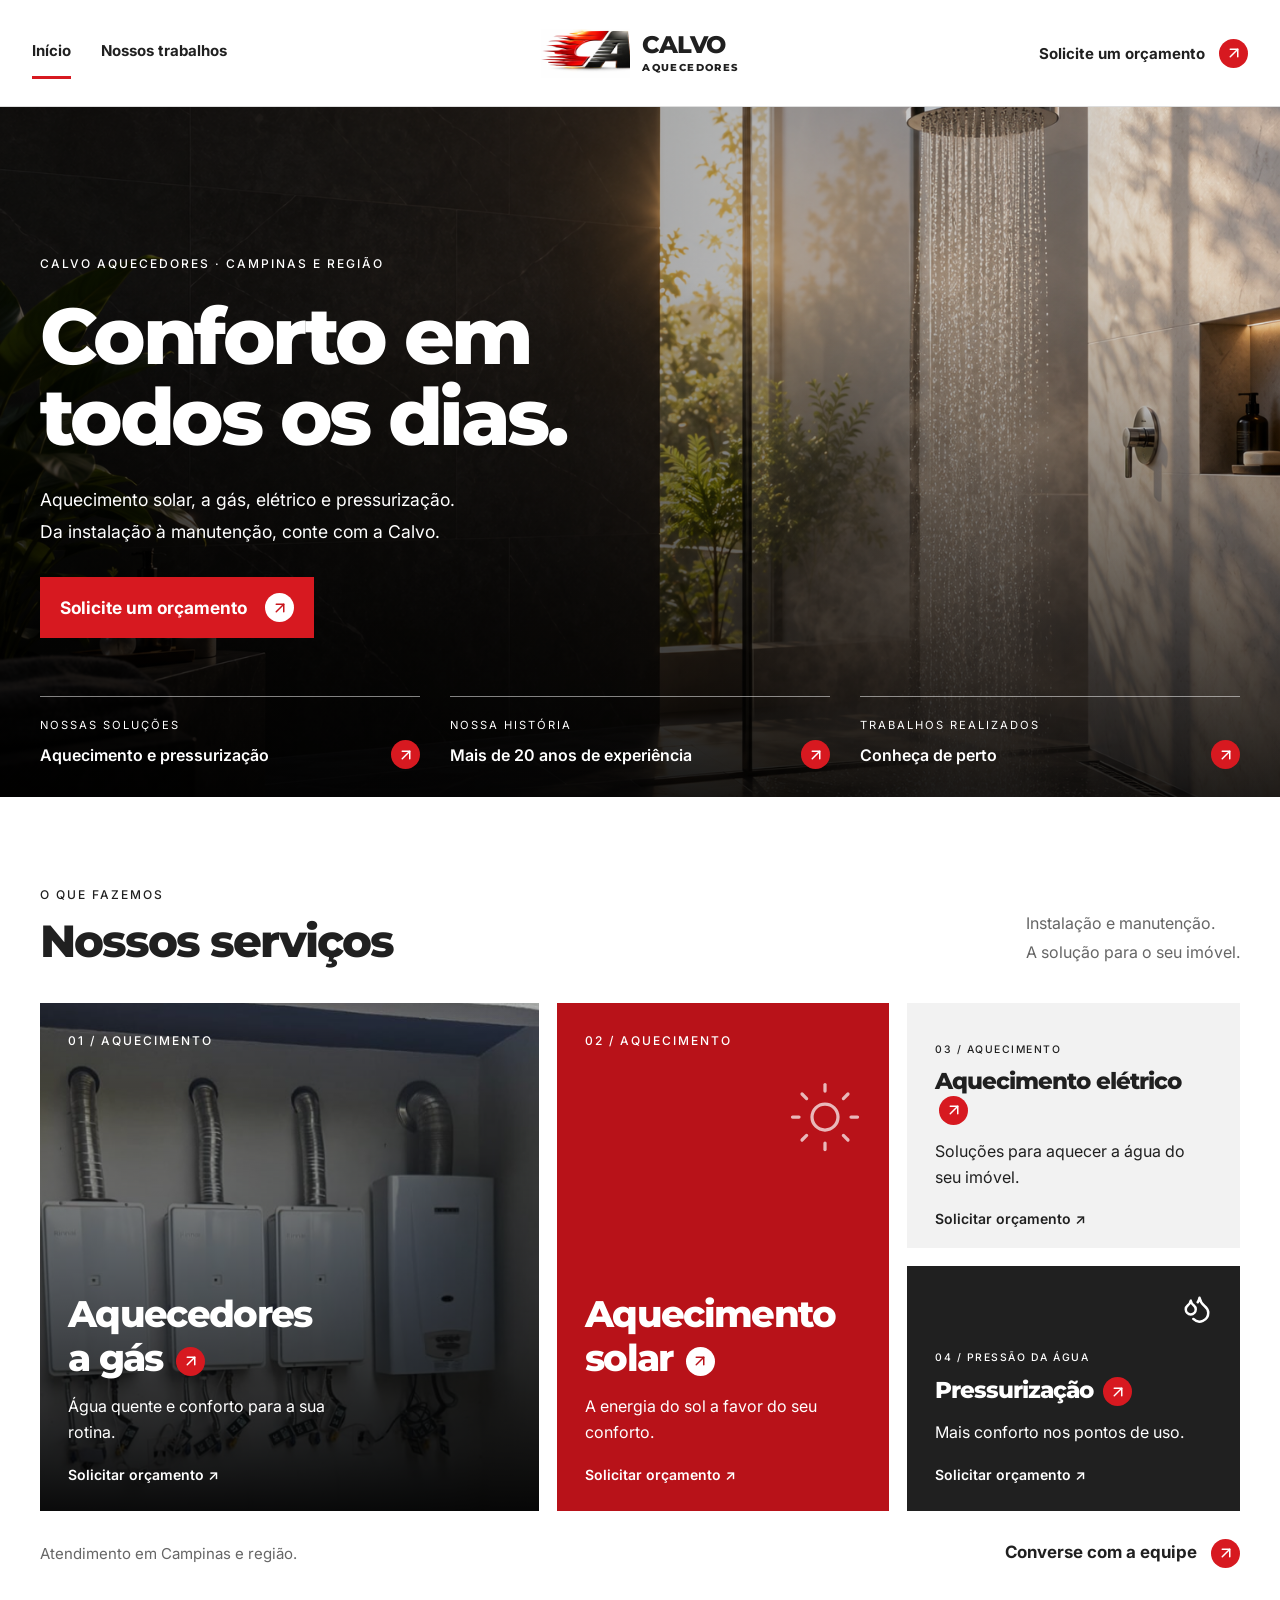
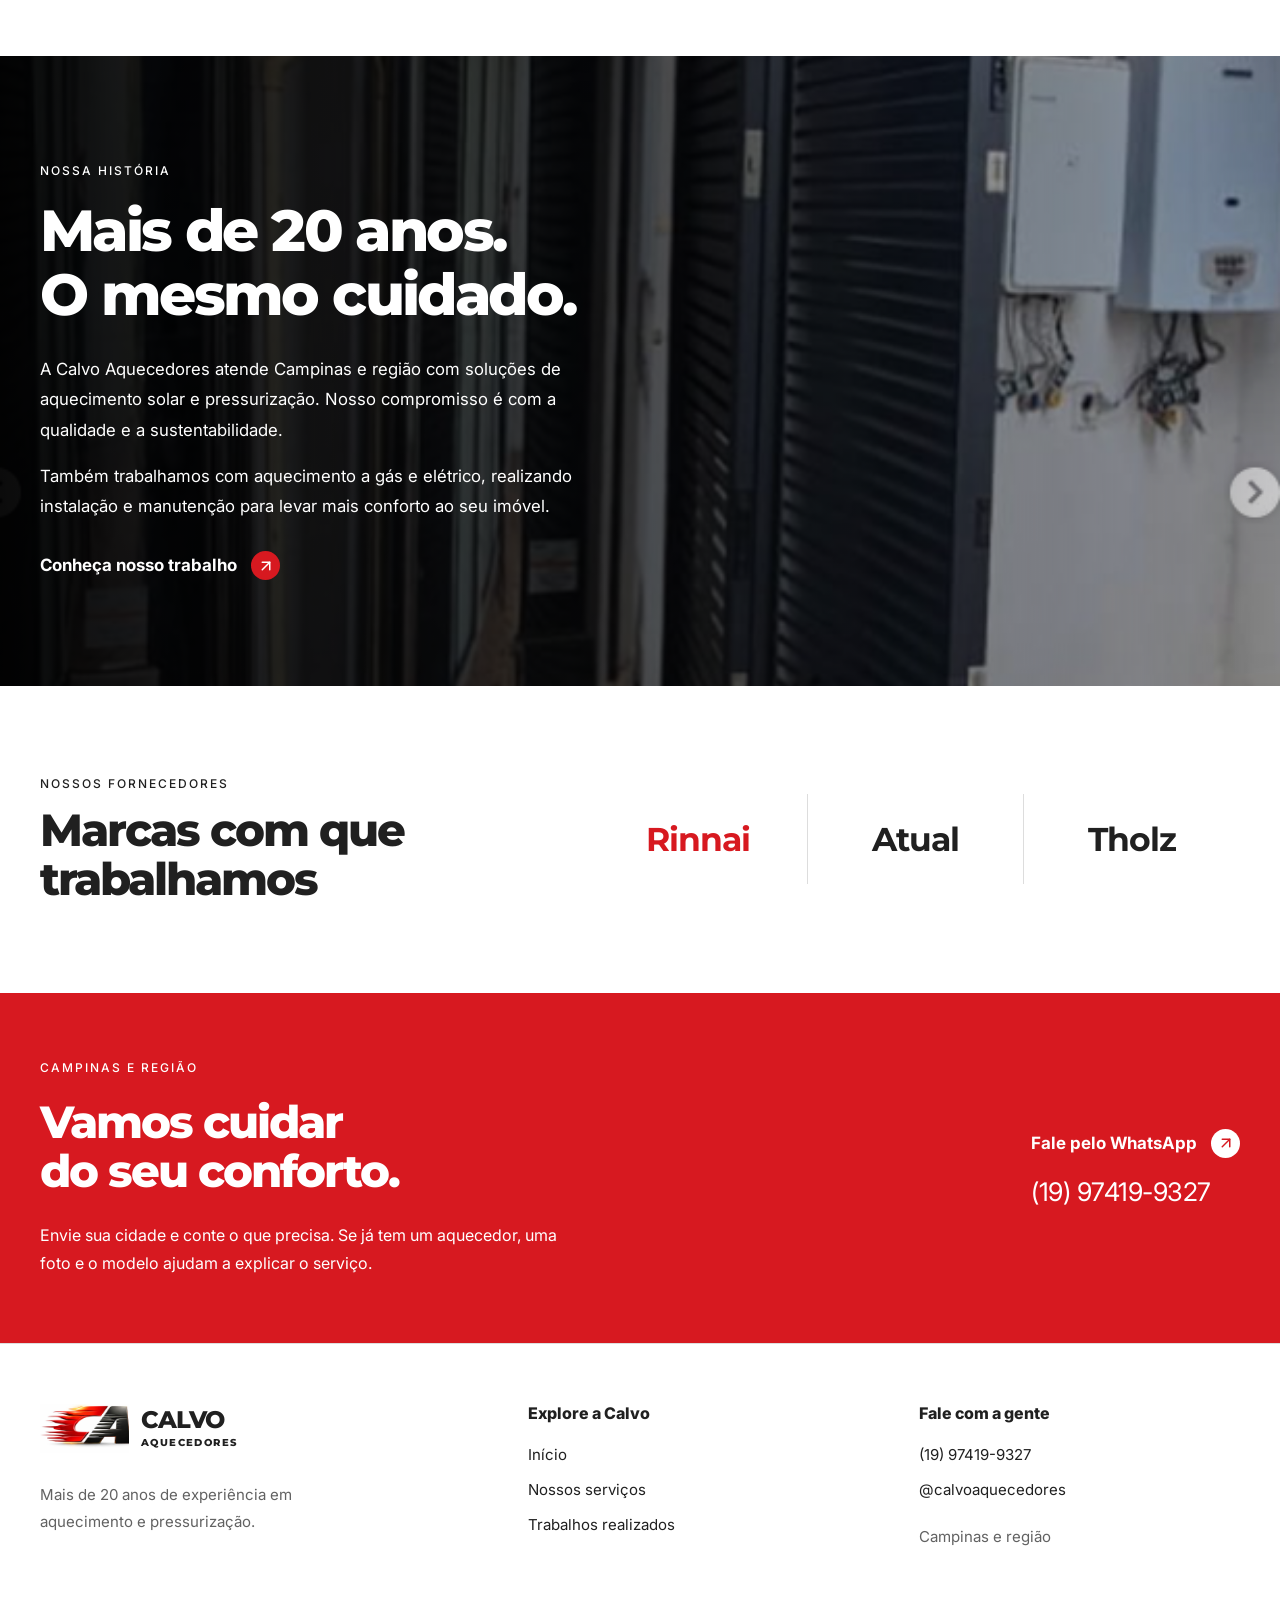
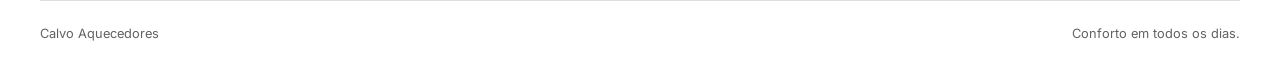
<file: index.html>
<!doctype html><html lang="pt-BR"><head><meta charset="utf-8"><meta name="viewport" content="width=device-width,initial-scale=1"><title>Calvo Aquecedores | Conforto em todos os dias</title><meta name="description" content="Aquecimento solar, a gás, elétrico e pressurização em Campinas e região. Instalação e manutenção com a Calvo Aquecedores."><link rel="icon" href="favicon.svg"><link rel="preconnect" href="https://fonts.googleapis.com"><link rel="preconnect" href="https://fonts.gstatic.com" crossorigin><link href="https://fonts.googleapis.com/css2?family=Inter:wght@100..900&family=Montserrat:wght@600;700;800&display=swap" rel="stylesheet"><link rel="stylesheet" href="style.css"></head><body><link rel="preload" as="image" href="calvo-logo.jpeg"/><link rel="preload" as="image" href="banho-sol.png" fetchPriority="high"/><a class="skip" href="#conteudo">Pular para o conteúdo</a><header class="site-header"><div class="header-inner"><nav aria-label="Navegação principal"><a href="index.html" aria-current="page">Início</a><a href="trabalhos.html">Nossos trabalhos</a></nav><a class="brand" href="index.html" aria-label="Calvo Aquecedores, início"><span class="logo-window"><img src="calvo-logo.jpeg" alt="" width="1536" height="1024"/></span><span class="brand-name">CALVO<span>AQUECEDORES</span></span></a><a class="header-quote" href="https://wa.me/5519974199327">Solicite um orçamento <span class="round-arrow" aria-hidden="true"><svg xmlns="http://www.w3.org/2000/svg" width="18" height="18" viewBox="0 0 24 24" fill="none" stroke="currentColor" stroke-width="2" stroke-linecap="round" stroke-linejoin="round" class="lucide lucide-arrow-up-right" aria-hidden="true"><path d="M7 7h10v10"></path><path d="M7 17 17 7"></path></svg></span></a></div></header><main id="conteudo"><section class="hero"><img class="hero-image" src="banho-sol.png" alt="" width="1536" height="1024" fetchPriority="high"/><div class="hero-shade"></div><div class="wrap hero-content"><p class="eyebrow">CALVO AQUECEDORES · CAMPINAS E REGIÃO</p><h1>Conforto em<br/>todos os dias.</h1><p>Aquecimento solar, a gás, elétrico e pressurização.<br/>Da instalação à manutenção, conte com a Calvo.</p><a class="hero-button" href="https://wa.me/5519974199327">Solicite um orçamento <span class="round-arrow" aria-hidden="true"><svg xmlns="http://www.w3.org/2000/svg" width="18" height="18" viewBox="0 0 24 24" fill="none" stroke="currentColor" stroke-width="2" stroke-linecap="round" stroke-linejoin="round" class="lucide lucide-arrow-up-right" aria-hidden="true"><path d="M7 7h10v10"></path><path d="M7 17 17 7"></path></svg></span></a></div><div class="wrap hero-links"><a href="#servicos"><span>NOSSAS SOLUÇÕES</span>Aquecimento e pressurização <span class="round-arrow" aria-hidden="true"><svg xmlns="http://www.w3.org/2000/svg" width="18" height="18" viewBox="0 0 24 24" fill="none" stroke="currentColor" stroke-width="2" stroke-linecap="round" stroke-linejoin="round" class="lucide lucide-arrow-up-right" aria-hidden="true"><path d="M7 7h10v10"></path><path d="M7 17 17 7"></path></svg></span></a><a href="#sobre"><span>NOSSA HISTÓRIA</span>Mais de 20 anos de experiência <span class="round-arrow" aria-hidden="true"><svg xmlns="http://www.w3.org/2000/svg" width="18" height="18" viewBox="0 0 24 24" fill="none" stroke="currentColor" stroke-width="2" stroke-linecap="round" stroke-linejoin="round" class="lucide lucide-arrow-up-right" aria-hidden="true"><path d="M7 7h10v10"></path><path d="M7 17 17 7"></path></svg></span></a><a href="trabalhos.html"><span>TRABALHOS REALIZADOS</span>Conheça de perto <span class="round-arrow" aria-hidden="true"><svg xmlns="http://www.w3.org/2000/svg" width="18" height="18" viewBox="0 0 24 24" fill="none" stroke="currentColor" stroke-width="2" stroke-linecap="round" stroke-linejoin="round" class="lucide lucide-arrow-up-right" aria-hidden="true"><path d="M7 7h10v10"></path><path d="M7 17 17 7"></path></svg></span></a></div></section><section class="wrap services section-space" id="servicos"><div class="section-heading"><div><p class="eyebrow">O QUE FAZEMOS</p><h2>Nossos serviços</h2></div><p>Instalação e manutenção.<br/>A solução para o seu imóvel.</p></div><div class="service-mosaic"><a class="service-card gas-card" href="https://wa.me/5519974199327?text=Ol%C3%A1!%20Gostaria%20de%20um%20or%C3%A7amento%20para%20aquecimento%20a%20g%C3%A1s."><img src="trabalho-aquecedores.png" width="578" height="610" alt="Aquecedores a gás instalados pela Calvo" loading="lazy"/><div class="card-shade"></div><span class="card-kicker">01 / AQUECIMENTO</span><div class="card-copy"><h3>Aquecedores<br/>a gás <span class="round-arrow" aria-hidden="true"><svg xmlns="http://www.w3.org/2000/svg" width="18" height="18" viewBox="0 0 24 24" fill="none" stroke="currentColor" stroke-width="2" stroke-linecap="round" stroke-linejoin="round" class="lucide lucide-arrow-up-right" aria-hidden="true"><path d="M7 7h10v10"></path><path d="M7 17 17 7"></path></svg></span></h3><p>Água quente e conforto para a sua rotina.</p><span class="card-cta">Solicitar orçamento ↗</span></div></a><a class="service-card solar-card" href="https://wa.me/5519974199327?text=Ol%C3%A1!%20Gostaria%20de%20um%20or%C3%A7amento%20para%20aquecimento%20solar."><svg xmlns="http://www.w3.org/2000/svg" width="78" height="78" viewBox="0 0 24 24" fill="none" stroke="currentColor" stroke-width="1" stroke-linecap="round" stroke-linejoin="round" class="lucide lucide-sun service-symbol" aria-hidden="true"><circle cx="12" cy="12" r="4"></circle><path d="M12 2v2"></path><path d="M12 20v2"></path><path d="m4.93 4.93 1.41 1.41"></path><path d="m17.66 17.66 1.41 1.41"></path><path d="M2 12h2"></path><path d="M20 12h2"></path><path d="m6.34 17.66-1.41 1.41"></path><path d="m19.07 4.93-1.41 1.41"></path></svg><span class="card-kicker">02 / AQUECIMENTO</span><div class="card-copy"><h3>Aquecimento<br/>solar <span class="round-arrow" aria-hidden="true"><svg xmlns="http://www.w3.org/2000/svg" width="18" height="18" viewBox="0 0 24 24" fill="none" stroke="currentColor" stroke-width="2" stroke-linecap="round" stroke-linejoin="round" class="lucide lucide-arrow-up-right" aria-hidden="true"><path d="M7 7h10v10"></path><path d="M7 17 17 7"></path></svg></span></h3><p>A energia do sol a favor do seu conforto.</p><span class="card-cta">Solicitar orçamento ↗</span></div></a><a class="service-card electric-card" href="https://wa.me/5519974199327?text=Ol%C3%A1!%20Gostaria%20de%20um%20or%C3%A7amento%20para%20aquecimento%20el%C3%A9trico."><svg xmlns="http://www.w3.org/2000/svg" width="30" height="30" viewBox="0 0 24 24" fill="none" stroke="currentColor" stroke-width="2" stroke-linecap="round" stroke-linejoin="round" class="lucide lucide-zap" aria-hidden="true"><path d="M15.914 4a1.5 1.5 0 00-2.474-1.561l-9 9A1.5 1.5 0 005.5 14h4.002a.5.5 0 01.471.666L8.086 20a1.5 1.5 0 002.475 1.56l9-9A1.5 1.5 0 0018.5 10h-3.997a.5.5 0 01-.472-.667z"></path></svg><div class="card-copy"><span class="card-kicker">03 / AQUECIMENTO</span><h3>Aquecimento elétrico <span class="round-arrow" aria-hidden="true"><svg xmlns="http://www.w3.org/2000/svg" width="18" height="18" viewBox="0 0 24 24" fill="none" stroke="currentColor" stroke-width="2" stroke-linecap="round" stroke-linejoin="round" class="lucide lucide-arrow-up-right" aria-hidden="true"><path d="M7 7h10v10"></path><path d="M7 17 17 7"></path></svg></span></h3><p>Soluções para aquecer a água do seu imóvel.</p><span class="card-cta">Solicitar orçamento ↗</span></div></a><a class="service-card pressure-card" href="https://wa.me/5519974199327?text=Ol%C3%A1!%20Gostaria%20de%20um%20or%C3%A7amento%20para%20pressuriza%C3%A7%C3%A3o."><svg xmlns="http://www.w3.org/2000/svg" width="30" height="30" viewBox="0 0 24 24" fill="none" stroke="currentColor" stroke-width="2" stroke-linecap="round" stroke-linejoin="round" class="lucide lucide-droplets" aria-hidden="true"><path d="M7 16.3c2.2 0 4-1.83 4-4.05 0-1.16-.57-2.26-1.71-3.19S7.29 6.75 7 5.3c-.29 1.45-1.14 2.84-2.29 3.76S3 11.1 3 12.25c0 2.22 1.8 4.05 4 4.05z"></path><path d="M12.56 6.6A10.97 10.97 0 0 0 14 3.02c.5 2.5 2 4.9 4 6.5s3 3.5 3 5.5a6.98 6.98 0 0 1-11.91 4.97"></path></svg><div class="card-copy"><span class="card-kicker">04 / PRESSÃO DA ÁGUA</span><h3>Pressurização <span class="round-arrow" aria-hidden="true"><svg xmlns="http://www.w3.org/2000/svg" width="18" height="18" viewBox="0 0 24 24" fill="none" stroke="currentColor" stroke-width="2" stroke-linecap="round" stroke-linejoin="round" class="lucide lucide-arrow-up-right" aria-hidden="true"><path d="M7 7h10v10"></path><path d="M7 17 17 7"></path></svg></span></h3><p>Mais conforto nos pontos de uso.</p><span class="card-cta">Solicitar orçamento ↗</span></div></a></div><div class="service-foot"><p>Atendimento em Campinas e região.</p><a href="https://wa.me/5519974199327" class="action-link">Converse com a equipe <span class="round-arrow" aria-hidden="true"><svg xmlns="http://www.w3.org/2000/svg" width="18" height="18" viewBox="0 0 24 24" fill="none" stroke="currentColor" stroke-width="2" stroke-linecap="round" stroke-linejoin="round" class="lucide lucide-arrow-up-right" aria-hidden="true"><path d="M7 7h10v10"></path><path d="M7 17 17 7"></path></svg></span></a></div></section><section class="story" id="sobre"><img src="trabalho-reservatorios.png" alt="Reservatórios em um trabalho da Calvo Aquecedores" width="615" height="683" loading="lazy"/><div class="story-shade"></div><div class="wrap story-content"><p class="eyebrow">NOSSA HISTÓRIA</p><h2>Mais de 20 anos.<br/>O mesmo cuidado.</h2><p>A Calvo Aquecedores atende Campinas e região com soluções de aquecimento solar e pressurização. Nosso compromisso é com a qualidade e a sustentabilidade.</p><p>Também trabalhamos com aquecimento a gás e elétrico, realizando instalação e manutenção para levar mais conforto ao seu imóvel.</p><a href="trabalhos.html" class="action-link">Conheça nosso trabalho <span class="round-arrow" aria-hidden="true"><svg xmlns="http://www.w3.org/2000/svg" width="18" height="18" viewBox="0 0 24 24" fill="none" stroke="currentColor" stroke-width="2" stroke-linecap="round" stroke-linejoin="round" class="lucide lucide-arrow-up-right" aria-hidden="true"><path d="M7 7h10v10"></path><path d="M7 17 17 7"></path></svg></span></a></div></section><section class="wrap brands section-space"><div class="section-heading"><div><p class="eyebrow">NOSSOS FORNECEDORES</p><h2>Marcas com que<br/>trabalhamos</h2></div></div><div class="brand-list"><span>Rinnai</span><span>Atual</span><span>Tholz</span></div></section><section class="contact" id="contato"><div class="wrap contact-inner"><div><p class="eyebrow">CAMPINAS E REGIÃO</p><h2>Vamos cuidar<br/>do seu conforto.</h2><p>Envie sua cidade e conte o que precisa. Se já tem um aquecedor, uma foto e o modelo ajudam a explicar o serviço.</p></div><div class="contact-action"><a href="https://wa.me/5519974199327" class="action-link">Fale pelo WhatsApp <span class="round-arrow" aria-hidden="true"><svg xmlns="http://www.w3.org/2000/svg" width="18" height="18" viewBox="0 0 24 24" fill="none" stroke="currentColor" stroke-width="2" stroke-linecap="round" stroke-linejoin="round" class="lucide lucide-arrow-up-right" aria-hidden="true"><path d="M7 7h10v10"></path><path d="M7 17 17 7"></path></svg></span></a><a class="contact-number" href="https://wa.me/5519974199327">(19) 97419-9327</a></div></div></section></main><footer class="site-footer"><div class="wrap footer-grid"><div><a class="brand" href="index.html" aria-label="Calvo Aquecedores, início"><span class="logo-window"><img src="calvo-logo.jpeg" alt="" width="1536" height="1024"/></span><span class="brand-name">CALVO<span>AQUECEDORES</span></span></a><p>Mais de 20 anos de experiência em aquecimento e pressurização.</p></div><div><h3>Explore a Calvo</h3><a href="index.html">Início</a><a href="index.html#servicos">Nossos serviços</a><a href="trabalhos.html">Trabalhos realizados</a></div><div><h3>Fale com a gente</h3><a href="https://wa.me/5519974199327">(19) 97419-9327</a><a href="https://www.instagram.com/calvoaquecedores/" class="social-link">@calvoaquecedores</a><p>Campinas e região</p></div></div><div class="wrap footer-bottom">Calvo Aquecedores <span>Conforto em todos os dias.</span></div></footer></body></html>
</file>
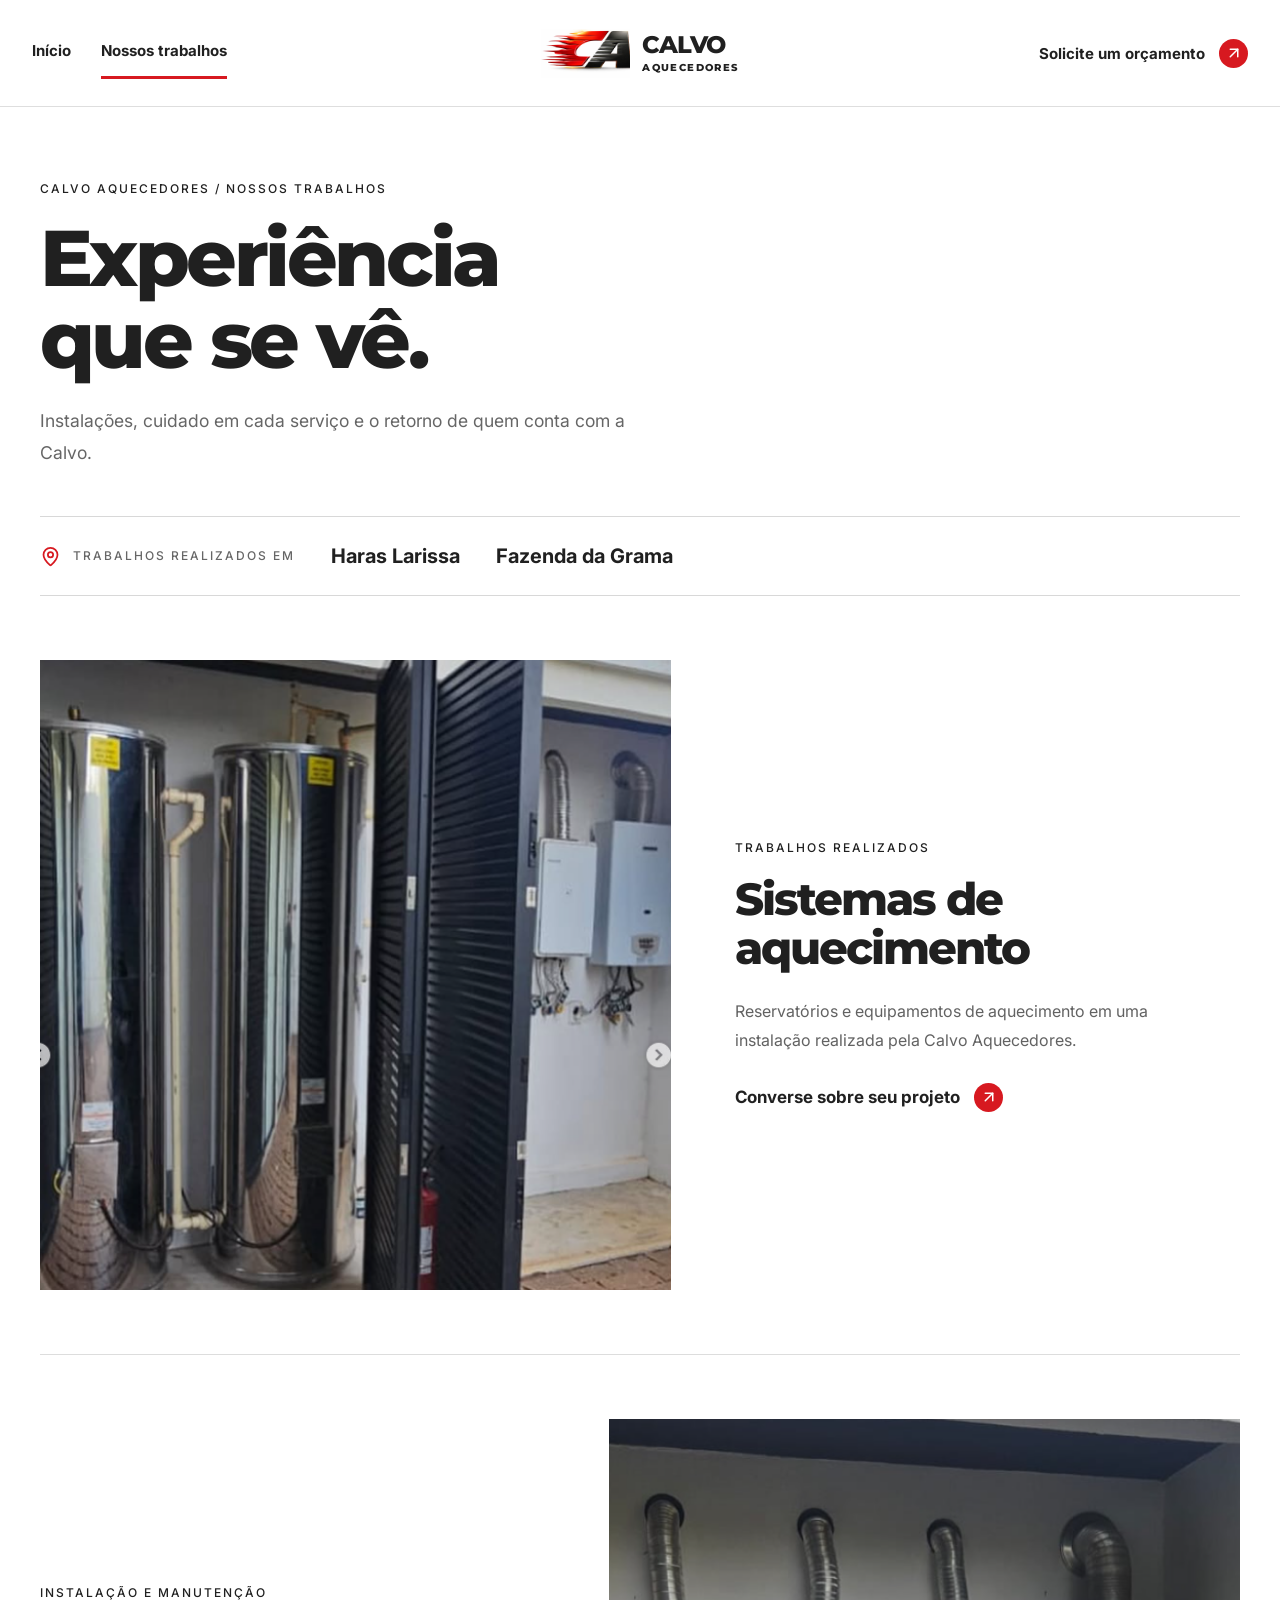
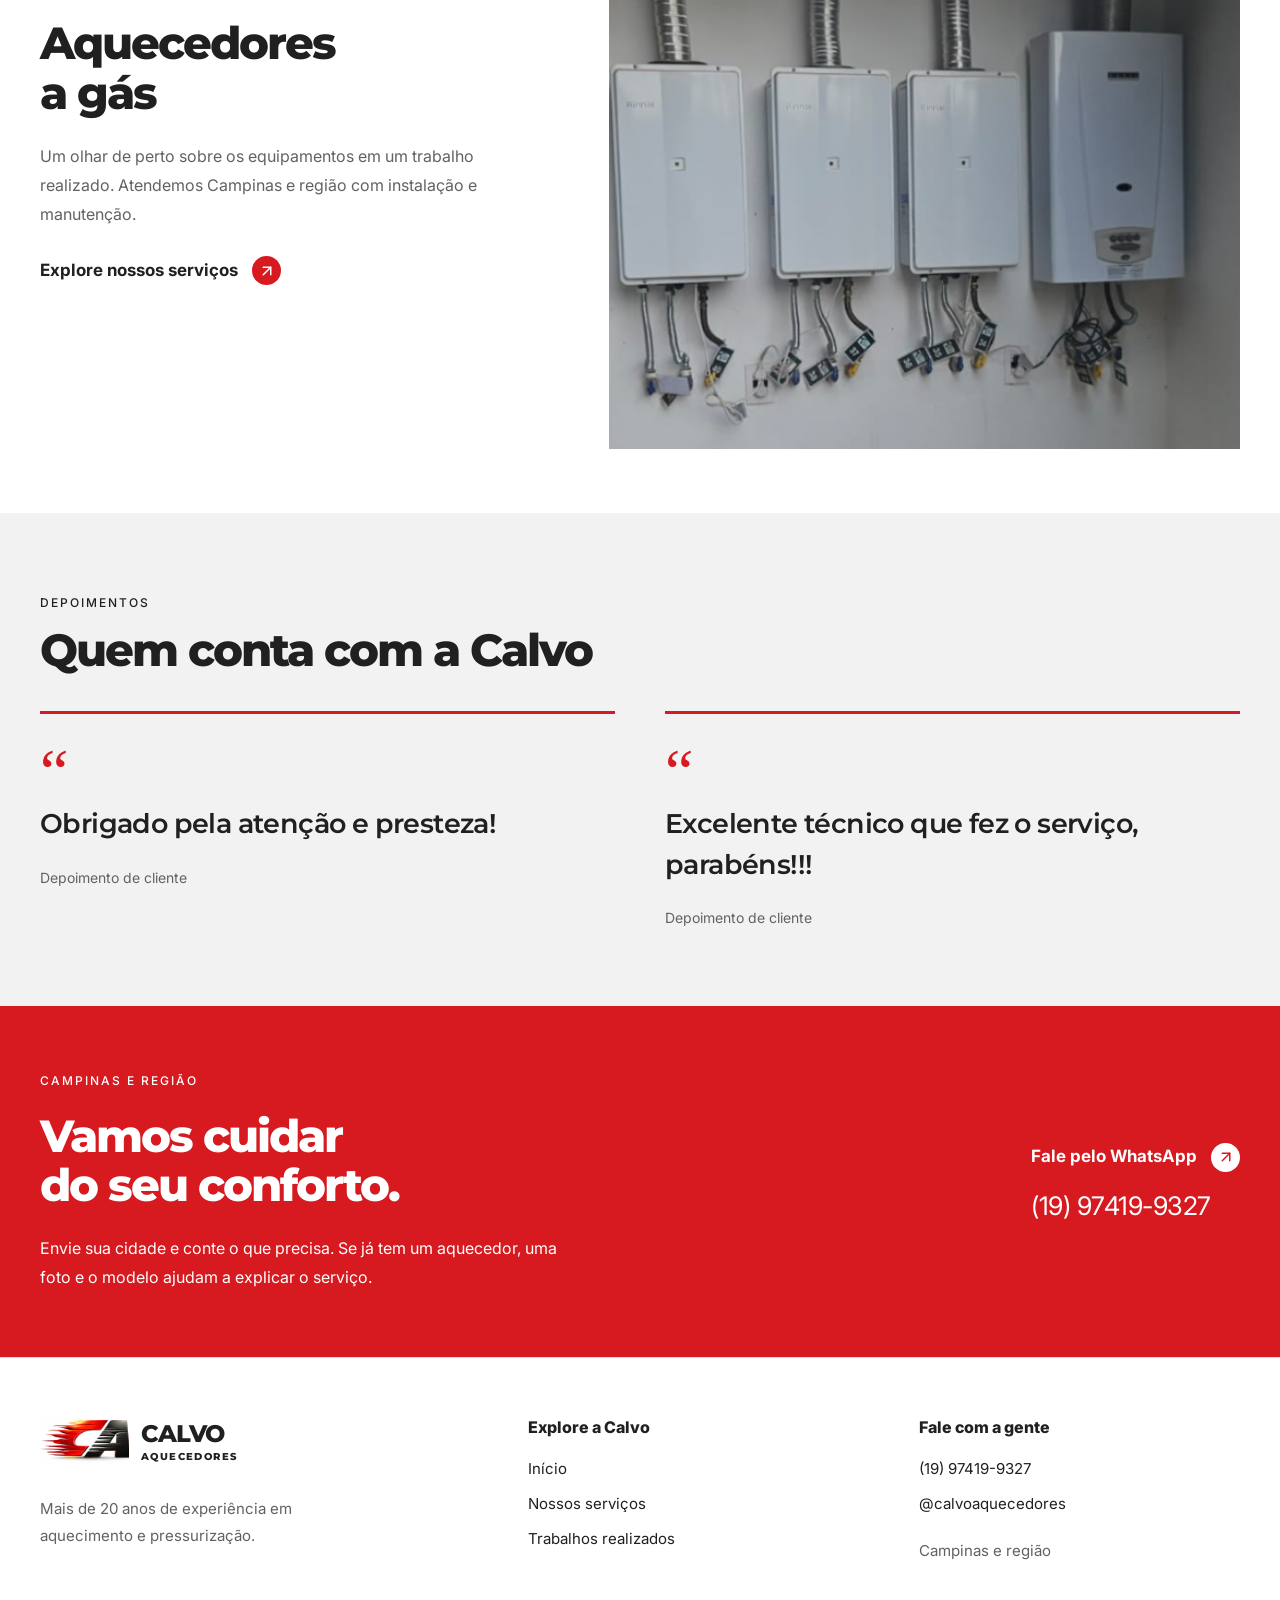
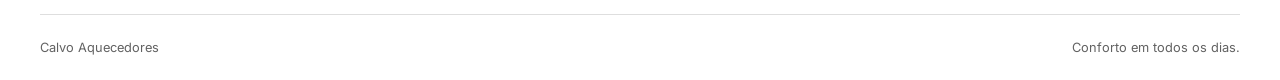
<file: trabalhos.html>
<!doctype html><html lang="pt-BR"><head><meta charset="utf-8"><meta name="viewport" content="width=device-width,initial-scale=1"><title>Nossos trabalhos | Calvo Aquecedores</title><meta name="description" content="Aquecimento solar, a gás, elétrico e pressurização em Campinas e região. Instalação e manutenção com a Calvo Aquecedores."><link rel="icon" href="favicon.svg"><link rel="preconnect" href="https://fonts.googleapis.com"><link rel="preconnect" href="https://fonts.gstatic.com" crossorigin><link href="https://fonts.googleapis.com/css2?family=Inter:wght@100..900&family=Montserrat:wght@600;700;800&display=swap" rel="stylesheet"><link rel="stylesheet" href="style.css"></head><body><link rel="preload" as="image" href="calvo-logo.jpeg"/><link rel="preload" as="image" href="trabalho-reservatorios.png" fetchPriority="high"/><a class="skip" href="#conteudo">Pular para o conteúdo</a><header class="site-header"><div class="header-inner"><nav aria-label="Navegação principal"><a href="index.html">Início</a><a href="trabalhos.html" aria-current="page">Nossos trabalhos</a></nav><a class="brand" href="index.html" aria-label="Calvo Aquecedores, início"><span class="logo-window"><img src="calvo-logo.jpeg" alt="" width="1536" height="1024"/></span><span class="brand-name">CALVO<span>AQUECEDORES</span></span></a><a class="header-quote" href="https://wa.me/5519974199327">Solicite um orçamento <span class="round-arrow" aria-hidden="true"><svg xmlns="http://www.w3.org/2000/svg" width="18" height="18" viewBox="0 0 24 24" fill="none" stroke="currentColor" stroke-width="2" stroke-linecap="round" stroke-linejoin="round" class="lucide lucide-arrow-up-right" aria-hidden="true"><path d="M7 7h10v10"></path><path d="M7 17 17 7"></path></svg></span></a></div></header><main id="conteudo"><section class="wrap work-heading"><p class="eyebrow">CALVO AQUECEDORES / NOSSOS TRABALHOS</p><h1>Experiência<br/>que se vê.</h1><p>Instalações, cuidado em cada serviço e o retorno de quem conta com a Calvo.</p></section><div class="wrap locations"><p class="eyebrow"><svg xmlns="http://www.w3.org/2000/svg" width="21" height="21" viewBox="0 0 24 24" fill="none" stroke="currentColor" stroke-width="2" stroke-linecap="round" stroke-linejoin="round" class="lucide lucide-map-pin" aria-hidden="true"><path d="M20 10c0 4.993-5.539 10.193-7.399 11.799a1 1 0 0 1-1.202 0C9.539 20.193 4 14.993 4 10a8 8 0 0 1 16 0"></path><circle cx="12" cy="10" r="3"></circle></svg> TRABALHOS REALIZADOS EM</p><p>Haras Larissa</p><p>Fazenda da Grama</p></div><section class="wrap work-feature"><img src="trabalho-reservatorios.png" width="615" height="683" alt="Reservatórios e equipamentos de aquecimento em um trabalho da Calvo" fetchPriority="high"/><div><p class="eyebrow">TRABALHOS REALIZADOS</p><h2>Sistemas de<br/>aquecimento</h2><p>Reservatórios e equipamentos de aquecimento em uma instalação realizada pela Calvo Aquecedores.</p><a class="action-link" href="https://wa.me/5519974199327">Converse sobre seu projeto <span class="round-arrow" aria-hidden="true"><svg xmlns="http://www.w3.org/2000/svg" width="18" height="18" viewBox="0 0 24 24" fill="none" stroke="currentColor" stroke-width="2" stroke-linecap="round" stroke-linejoin="round" class="lucide lucide-arrow-up-right" aria-hidden="true"><path d="M7 7h10v10"></path><path d="M7 17 17 7"></path></svg></span></a></div></section><section class="wrap work-feature reverse"><img src="trabalho-aquecedores.png" width="578" height="610" alt="Conjunto de quatro aquecedores a gás instalados lado a lado" loading="lazy"/><div><p class="eyebrow">INSTALAÇÃO E MANUTENÇÃO</p><h2>Aquecedores<br/>a gás</h2><p>Um olhar de perto sobre os equipamentos em um trabalho realizado. Atendemos Campinas e região com instalação e manutenção.</p><a class="action-link" href="index.html#servicos">Explore nossos serviços <span class="round-arrow" aria-hidden="true"><svg xmlns="http://www.w3.org/2000/svg" width="18" height="18" viewBox="0 0 24 24" fill="none" stroke="currentColor" stroke-width="2" stroke-linecap="round" stroke-linejoin="round" class="lucide lucide-arrow-up-right" aria-hidden="true"><path d="M7 7h10v10"></path><path d="M7 17 17 7"></path></svg></span></a></div></section><section class="testimonials" id="depoimentos"><div class="wrap"><div class="section-heading"><div><p class="eyebrow">DEPOIMENTOS</p><h2>Quem conta com a Calvo</h2></div></div><div class="quote-grid"><figure><span class="quote-mark" aria-hidden="true">“</span><blockquote>Obrigado pela atenção e presteza!</blockquote><figcaption>Depoimento de cliente</figcaption></figure><figure><span class="quote-mark" aria-hidden="true">“</span><blockquote>Excelente técnico que fez o serviço, parabéns!!!</blockquote><figcaption>Depoimento de cliente</figcaption></figure></div></div></section><section class="contact" id="contato"><div class="wrap contact-inner"><div><p class="eyebrow">CAMPINAS E REGIÃO</p><h2>Vamos cuidar<br/>do seu conforto.</h2><p>Envie sua cidade e conte o que precisa. Se já tem um aquecedor, uma foto e o modelo ajudam a explicar o serviço.</p></div><div class="contact-action"><a href="https://wa.me/5519974199327" class="action-link">Fale pelo WhatsApp <span class="round-arrow" aria-hidden="true"><svg xmlns="http://www.w3.org/2000/svg" width="18" height="18" viewBox="0 0 24 24" fill="none" stroke="currentColor" stroke-width="2" stroke-linecap="round" stroke-linejoin="round" class="lucide lucide-arrow-up-right" aria-hidden="true"><path d="M7 7h10v10"></path><path d="M7 17 17 7"></path></svg></span></a><a class="contact-number" href="https://wa.me/5519974199327">(19) 97419-9327</a></div></div></section></main><footer class="site-footer"><div class="wrap footer-grid"><div><a class="brand" href="index.html" aria-label="Calvo Aquecedores, início"><span class="logo-window"><img src="calvo-logo.jpeg" alt="" width="1536" height="1024"/></span><span class="brand-name">CALVO<span>AQUECEDORES</span></span></a><p>Mais de 20 anos de experiência em aquecimento e pressurização.</p></div><div><h3>Explore a Calvo</h3><a href="index.html">Início</a><a href="index.html#servicos">Nossos serviços</a><a href="trabalhos.html">Trabalhos realizados</a></div><div><h3>Fale com a gente</h3><a href="https://wa.me/5519974199327">(19) 97419-9327</a><a href="https://www.instagram.com/calvoaquecedores/" class="social-link">@calvoaquecedores</a><p>Campinas e região</p></div></div><div class="wrap footer-bottom">Calvo Aquecedores <span>Conforto em todos os dias.</span></div></footer></body></html>
</file>
<file: style.css>
*,::before,::after{box-sizing:border-box;border:0 solid}h1,h2,h3,h4,h5,h6,p,figure,blockquote{margin:0}h1,h2,h3,h4,h5,h6{font-size:inherit;font-weight:inherit}a{color:inherit;text-decoration:inherit}img,svg{display:block;vertical-align:middle}img{max-width:100%;height:auto}:root{--font-inter:'Inter';--font-montserrat:'Montserrat'}:root{--background:#fff;--foreground:#202020;--primary:#d71920;--primary-foreground:#fff;--secondary:#f2f2f2;--secondary-foreground:#202020;--muted:#f2f2f2;--muted-foreground:#626262;--border:#d8d8d8;--ring:#d71920;--radius:0}
*{box-sizing:border-box}html{scroll-behavior:smooth;scroll-padding-top:24px}body{margin:0;background:#fff;color:#202020;font-family:var(--font-inter),Arial,sans-serif}h1,h2,h3,p,figure,blockquote{margin:0}h1,h2,h3{font-family:var(--font-montserrat),Arial,sans-serif;font-weight:800;letter-spacing:-.045em}a{color:inherit;text-decoration:none}a:focus-visible{outline:3px solid #ff6a70;outline-offset:5px}img{max-width:100%}button,a{-webkit-tap-highlight-color:transparent}.wrap{width:min(1340px,calc(100% - 80px));margin-inline:auto}.section-space{padding-block:88px}.eyebrow,.card-kicker{font-size:.75rem;font-weight:500;letter-spacing:2px;line-height:1.7}h1{font-size:clamp(3rem,6.2vw,6rem);line-height:1.03}h2{font-size:clamp(2.2rem,3.5vw,3.4rem);line-height:1.1}h3{font-size:1.65rem;line-height:1.2}.round-arrow{display:inline-flex;align-items:center;justify-content:center;width:29px;height:29px;background:var(--primary);color:white;border-radius:50%;flex-shrink:0;vertical-align:middle}.round-arrow svg{transition:transform .25s}.action-link{display:inline-flex;align-items:center;gap:14px;font-size:1.06rem;font-weight:700;line-height:1.5}.action-link:hover .round-arrow svg,a:hover>.round-arrow svg{transform:rotate(45deg)}.site-header{background:#101010;color:white}.header-inner{width:calc(100% - 64px);margin:auto;min-height:106px;display:grid;grid-template-columns:1fr auto 1fr;align-items:center;gap:25px}.header-inner nav{display:flex;gap:30px;align-items:center}.header-inner nav a{font-size:.94rem;font-weight:700;line-height:1.6;padding-block:12px;border-bottom:3px solid transparent}.header-inner nav a[aria-current=page]{border-color:#d71920}.header-inner nav a:hover{border-color:#ff7378}.header-quote{justify-self:end;display:flex;align-items:center;gap:14px;font-size:.94rem;font-weight:700}.brand{display:inline-flex;align-items:center;gap:12px}.logo-window{position:relative;display:block;overflow:hidden;background:white;width:89px;height:49px;flex-shrink:0}.logo-window img{position:absolute;width:151px;height:auto;max-width:none;left:-26px;top:-27px}.brand-name{font-family:var(--font-montserrat),Arial,sans-serif;font-size:1.5rem;letter-spacing:-1px;font-weight:800;line-height:1}.brand-name>span{display:block;font-size:.65rem;letter-spacing:1.4px;margin-top:6px}.hero{position:relative;isolation:isolate;color:#fff;background:#202020;min-height:690px;display:flex;flex-direction:column;justify-content:flex-end;overflow:hidden}.hero-image,.hero-shade{position:absolute;inset:0;width:100%;height:100%;z-index:-2;object-fit:cover;object-position:center 57%}.hero-shade{z-index:-1;background:linear-gradient(90deg,rgba(0,0,0,.64),rgba(0,0,0,.04)),linear-gradient(0deg,rgba(0,0,0,.85),transparent 75%)}.hero-content{padding-block:90px 58px}.hero-content h1{margin-top:20px}.hero-content>p:not(.eyebrow){margin-top:26px;max-width:640px;font-size:1.1rem;line-height:1.8}.hero-button{display:inline-flex;gap:18px;align-items:center;margin-top:30px;background:#d71920;padding:16px 20px;font-size:1.08rem;font-weight:700}.hero-button .round-arrow{background:white;color:#c8161d}.hero-button:hover{background:#b71118}.hero-links{display:grid;grid-template-columns:1fr 1fr 1fr;gap:30px;padding-bottom:28px}.hero-links>a{position:relative;border-top:1px solid #ffffff80;padding:20px 36px 0 0;font-size:1rem;font-weight:600;line-height:1.6}.hero-links>a>span:first-child{display:block;font-size:.7rem;font-weight:400;letter-spacing:2px;margin-bottom:8px}.hero-links .round-arrow{position:absolute;right:0;bottom:0}.section-heading{display:flex;justify-content:space-between;align-items:flex-end;gap:30px;margin-bottom:36px}.section-heading h2{margin-top:12px}.section-heading>p{font-size:1rem;line-height:1.8;color:#666}.service-mosaic{display:grid;grid-template-columns:1.5fr 1fr 1fr;grid-template-rows:245px 245px;gap:18px}.service-card{position:relative;isolation:isolate;overflow:hidden;display:flex;flex-direction:column;justify-content:space-between;padding:28px;color:white;background:#202020}.gas-card{grid-row:span 2}.solar-card{grid-row:span 2;background:#b81219}.electric-card{background:#f2f2f2;color:#202020}.service-card>img,.card-shade{position:absolute;inset:0;width:100%;height:100%;object-fit:cover;z-index:-2;transition:transform .6s}.card-shade{z-index:-1;background:linear-gradient(0deg,rgba(0,0,0,.94),rgba(0,0,0,.04) 95%)}.service-card .card-copy h3{margin-bottom:14px}.service-card .card-copy>p{font-size:1rem;line-height:1.6;max-width:300px}.card-cta{display:block;margin-top:20px;font-size:.875rem;font-weight:600}.gas-card h3,.solar-card h3{font-size:2.3rem}.service-card h3 .round-arrow{margin-left:4px}.solar-card .round-arrow{background:white;color:#b81219}.service-symbol{position:absolute;right:25px;top:75px;opacity:.7}.electric-card .card-kicker,.pressure-card .card-kicker{display:block;margin-bottom:10px;font-size:.65rem;letter-spacing:1.5px}.electric-card h3,.pressure-card h3{font-size:1.42rem}.electric-card>svg,.pressure-card>svg{align-self:flex-end;margin-bottom:10px}.electric-card>svg{color:#d71920}.service-foot{display:flex;justify-content:space-between;align-items:center;gap:20px;padding-top:28px}.service-foot>p{color:#666;font-size:.94rem}.story{position:relative;isolation:isolate;min-height:630px;color:white;display:flex;align-items:center;overflow:hidden;background:#202020}.story>img{position:absolute;inset:0;width:100%;height:100%;object-fit:cover;object-position:50% 55%;z-index:-2}.story-shade{position:absolute;inset:0;background:linear-gradient(90deg,rgba(0,0,0,.94),rgba(0,0,0,.65) 50%,rgba(0,0,0,.1));z-index:-1}.story-content{padding-block:70px}.story-content h2{font-size:clamp(2.5rem,4.5vw,4.7rem);margin-block:18px 28px}.story-content>p:not(.eyebrow){max-width:550px;line-height:1.8;font-size:1.05rem;margin-top:16px}.story-content>.action-link{margin-top:30px}.brands{display:grid;grid-template-columns:1fr 1.3fr;gap:50px;align-items:center}.brands .section-heading{margin:0}.brand-list{display:grid;grid-template-columns:repeat(3,1fr);align-items:center}.brand-list>span{font-family:var(--font-montserrat),Arial,sans-serif;font-weight:700;font-size:clamp(1.7rem,2.6vw,2.6rem);padding:25px;text-align:center;letter-spacing:-1px}.brand-list>span+span{border-left:1px solid #ddd}.brand-list>span:first-child{color:#d71920}.contact{background:#d71920;color:white}.contact-inner{padding-block:65px;display:grid;grid-template-columns:1.3fr 1fr;gap:60px;align-items:center}.contact h2{margin-top:20px}.contact p:not(.eyebrow){line-height:1.8;font-size:1rem;max-width:530px;margin-top:24px}.contact-action{justify-self:end}.contact .round-arrow{background:white;color:#d71920}.contact-number{display:block;font-size:1.6rem;letter-spacing:-.5px;margin-top:18px}.site-footer{background:#141414;color:white;padding-top:60px}.footer-grid{display:grid;grid-template-columns:1.3fr 1fr 1fr;gap:70px;padding-bottom:50px}.footer-grid>div>p{font-size:.94rem;color:#bbb;max-width:340px;line-height:1.8;margin-top:24px}.footer-grid h3{font-family:var(--font-inter),Arial,sans-serif;font-size:1rem;letter-spacing:0;margin-bottom:22px}.footer-grid>div>a:not(.brand){display:flex;align-items:center;gap:10px;margin-top:16px;font-size:.94rem}.footer-grid a:hover{color:#ff777d}.footer-bottom{border-top:1px solid #494949;padding-block:25px;display:flex;justify-content:space-between;color:#aaa;font-size:.8rem;gap:20px}.skip{position:absolute;top:-100px;left:20px;background:#fff;color:#202020;padding:16px;z-index:30}.skip:focus{top:12px}
/* Work page: editorial split layouts, using only supplied work photographs. */
.work-heading{padding-block:72px 48px}.work-heading h1{margin-top:18px}.work-heading>p:not(.eyebrow){font-size:1.1rem;color:#666;line-height:1.8;margin-top:24px;max-width:600px}.locations{display:flex;align-items:center;gap:36px;padding-block:27px;border-block:1px solid #d8d8d8;flex-wrap:wrap}.locations>.eyebrow{display:flex;gap:12px;align-items:center;color:#666}.locations>.eyebrow svg{color:#d71920}.locations>p:not(.eyebrow){font-size:1.25rem;font-weight:700}.work-feature{display:grid;grid-template-columns:1.25fr 1fr;gap:64px;align-items:center;padding-block:64px}.work-feature>img{width:100%;height:auto;max-height:630px;object-fit:cover}.work-feature h2{margin-block:16px 24px}.work-feature p:not(.eyebrow){line-height:1.8;font-size:1rem;color:#626262;max-width:440px}.work-feature .action-link{margin-top:28px}.work-feature.reverse{border-top:1px solid #ddd;grid-template-columns:1fr 1.25fr}.work-feature.reverse>img{order:2}.testimonials{background:#f2f2f2;padding-block:80px}.quote-grid{display:grid;grid-template-columns:1fr 1fr;gap:50px}.quote-grid figure{padding-top:26px;border-top:3px solid #d71920}.quote-grid blockquote{font-family:var(--font-montserrat),Arial,sans-serif;font-weight:600;font-size:1.7rem;letter-spacing:-.6px;line-height:1.5}.quote-grid figcaption{margin-top:24px;font-size:.875rem;color:#626262}.quote-mark{display:block;font-family:Georgia,serif;font-size:4rem;line-height:1;color:#d71920}
@media(hover:hover){.service-card:hover>img{transform:scale(1.04)}.service-card:hover .card-cta{text-decoration:underline;text-underline-offset:4px}.hero-links a:hover{border-top-color:#ff6a70}}
@media(prefers-reduced-motion:no-preference){.hero-image{animation:calvo-image 4s ease-out backwards}.hero-content{animation:calvo-enter .8s ease-out backwards}.hero-links{animation:calvo-enter .8s .15s backwards}}@keyframes calvo-enter{from{opacity:0;transform:translateY(18px)}to{opacity:1;transform:translateY(0)}}@keyframes calvo-image{from{transform:scale(1.045)}to{transform:scale(1)}}
@media(max-width:1100px){.header-inner{gap:18px}.header-inner nav{gap:18px}.brand-name{display:none}.service-mosaic{grid-template-columns:1fr 1fr;grid-template-rows:420px auto}.gas-card,.solar-card{grid-row:auto}.electric-card,.pressure-card{min-height:260px}.brands{grid-template-columns:1fr;gap:35px}.brand-list>span{text-align:left}.footer-grid{gap:32px}.work-feature{gap:40px}}
@media(max-width:700px){.wrap{width:calc(100% - 40px)}.section-space{padding-block:52px}.header-inner{width:calc(100% - 32px);grid-template-columns:1fr auto;gap:6px;min-height:135px;padding-block:15px}.header-inner>.brand{grid-row:1;grid-column:1}.brand-name{display:block;font-size:1.3rem}.header-inner nav{grid-row:2;grid-column:1 / -1;gap:24px}.header-inner nav a{font-size:.9rem;padding-block:8px}.header-quote{grid-row:1;grid-column:2;font-size:0;gap:0}.header-quote .round-arrow{width:38px;height:38px}.hero{min-height:640px}.hero-image{object-position:66% center}.hero-content{padding-block:55px 35px}.hero-content h1{font-size:3.05rem}.hero-content>p:not(.eyebrow){font-size:1rem}.hero-shade{background:linear-gradient(90deg,#000a,#0004),linear-gradient(0deg,#000c,transparent)}.hero-links{grid-template-columns:1fr;gap:0;padding-bottom:20px}.hero-links>a{padding-top:10px;padding-bottom:12px;font-size:.9rem}.hero-links>a>span:first-child{font-size:.62rem;margin-bottom:4px}.hero-links .round-arrow{bottom:14px}.section-heading{align-items:flex-start;flex-direction:column;gap:18px}.service-mosaic{grid-template-columns:1fr;grid-template-rows:auto;gap:16px}.gas-card{min-height:430px}.solar-card{min-height:330px}.electric-card,.pressure-card{min-height:260px}.service-card{padding:26px}.service-foot{align-items:flex-start;flex-direction:column}.story{min-height:640px}.story-content{padding-block:55px}.story-shade{background:#000b}.brand-list>span{padding:16px 8px;text-align:center;font-size:1.7rem}.contact-inner{grid-template-columns:1fr;gap:30px;padding-block:50px}.contact-action{justify-self:start}.footer-grid{grid-template-columns:1fr;gap:40px}.footer-grid .brand-name{display:block}.footer-bottom{flex-direction:column;gap:8px}.work-heading{padding-block:45px 35px}.work-heading h1{font-size:2.8rem}.locations{gap:20px}.locations>.eyebrow{width:100%}.locations>p:not(.eyebrow){font-size:1.05rem}.work-feature,.work-feature.reverse{grid-template-columns:1fr;gap:28px;padding-block:42px}.work-feature.reverse>img{order:0}.quote-grid{grid-template-columns:1fr;gap:35px}.quote-grid blockquote{font-size:1.45rem}.testimonials{padding-block:50px}}
@media(prefers-reduced-motion:reduce){*,*::before,*::after{animation:none!important;transition:none!important;scroll-behavior:auto!important}}
/* White brand surfaces integrate the original white-background logo. */
.site-header{background:#fff;color:#202020;border-bottom:1px solid #dedede}.site-footer{background:#fff;color:#202020;border-top:1px solid #dedede}.footer-grid>div>p{color:#626262}.footer-bottom{border-top-color:#dedede;color:#626262}.footer-grid a:hover{color:#b81219}.header-inner nav a:hover{border-color:#d71920}
</file>
